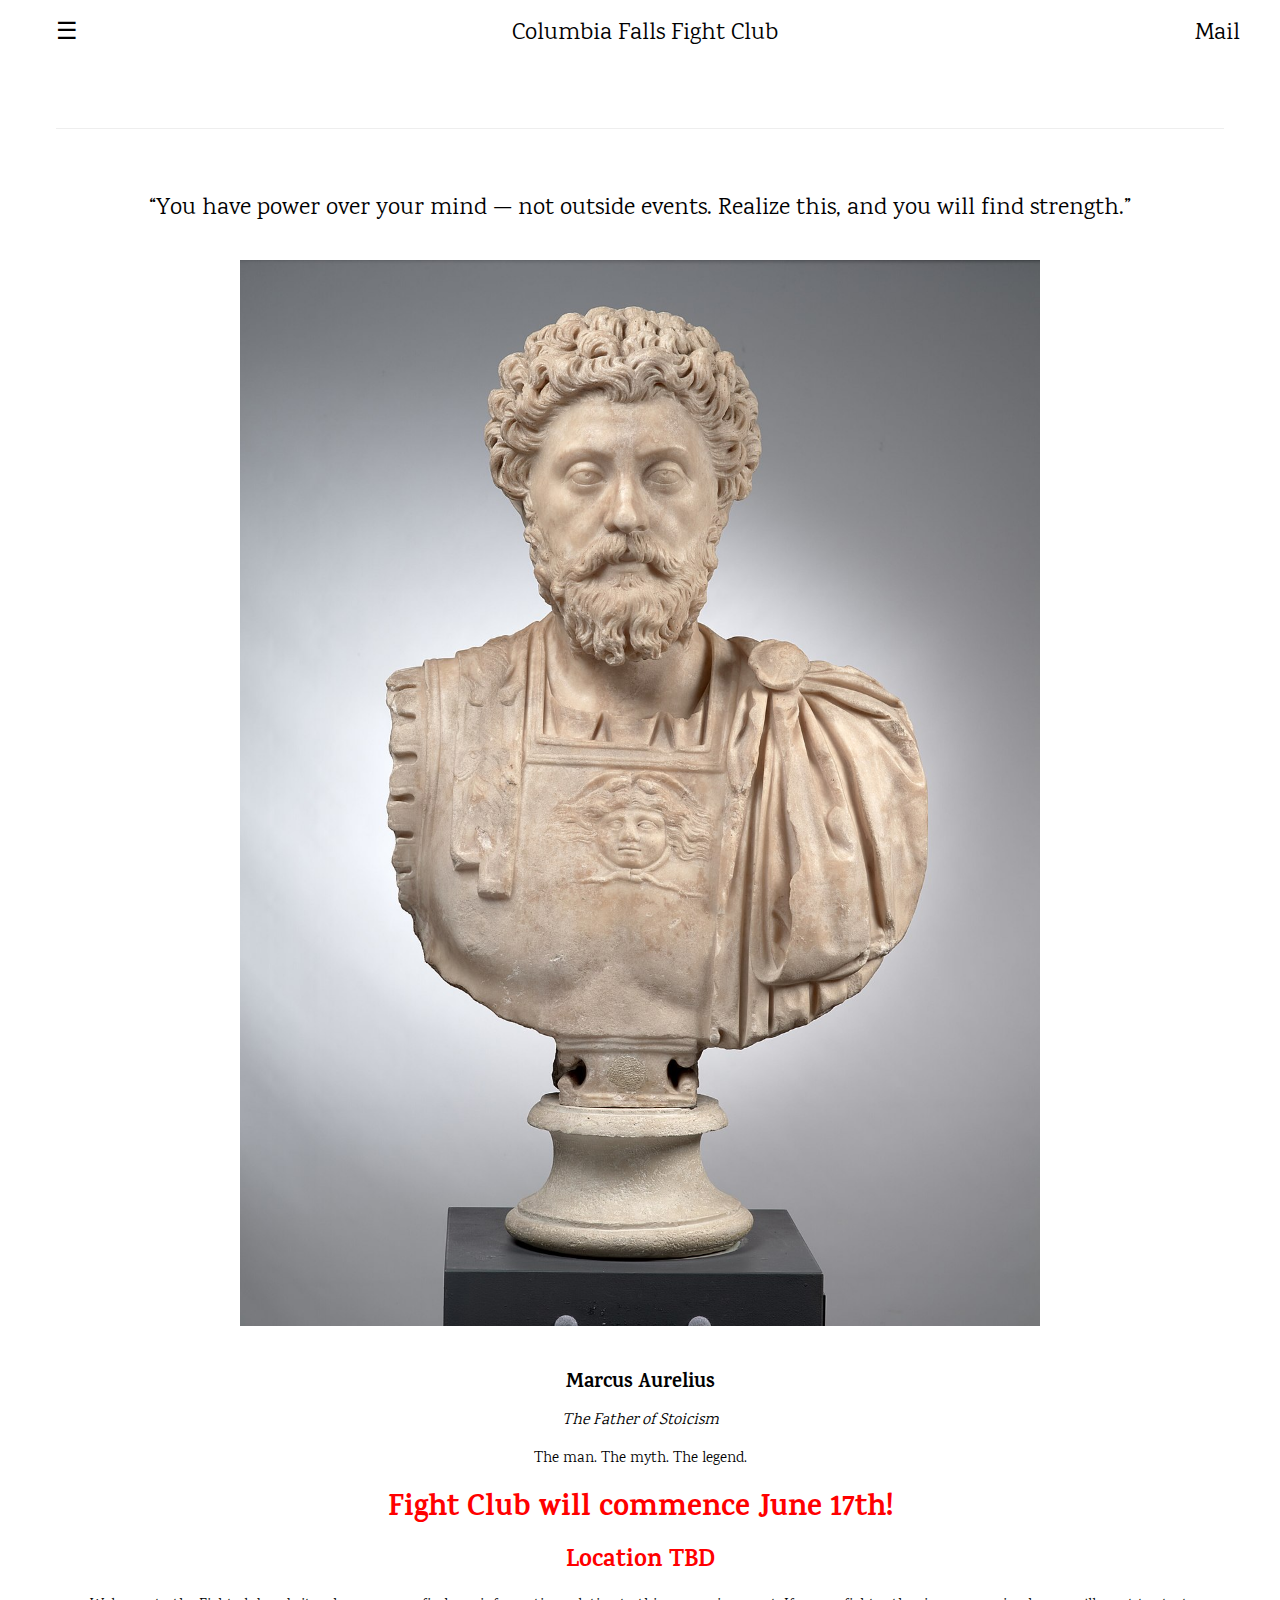
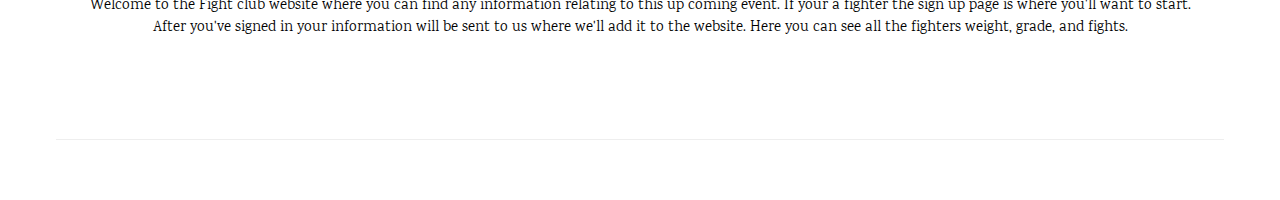
<file: index.html>
<!DOCTYPE html>
<html>

<head>
  <title>Fight Club</title>
  <meta charset="UTF-8">
  <meta name="viewport" content="width=device-width, initial-scale=1">
  <link rel="stylesheet" href="https://www.w3schools.com/w3css/4/w3.css">
  <link rel="stylesheet" href="https://fonts.googleapis.com/css?family=Karma">
  <link rel="stylesheet" href="CSS/footer.css">
  <link rel="stylesheet" type="text/css" href="https://cdnjs.cloudflare.com/ajax/libs/font-awesome/5.15.1/css/all.min.css">
  <style>
    body,
    h1,
    h2,
    h3,
    h4,
    h5,
    h6 {
      font-family: "Karma", sans-serif
    }

    .w3-bar-block .w3-bar-item {
      padding: 20px
    }
  </style>
</head>

<body>

  <!-- Sidebar (hidden by default) -->
  <nav class="w3-sidebar w3-bar-block w3-card w3-top w3-xlarge w3-animate-left"
    style="display:none;z-index:2;width:40%;min-width:300px" id="mySidebar">
    <a href="javascript:void(0)" onclick="w3_close()" class="w3-bar-item w3-button">Close Menu</a>
    <a href="fighters.html" onclick="w3_close()" class="w3-bar-item w3-button">Fighters</a>
    <a href="signup.html" onclick="w3_close()" class="w3-bar-item w3-button">Sign Up</a>
    <a href="fights.html" onclick="w3_close()" class="w3-bar-item w3-button">Upcoming Fights</a>
  </nav>

  <!-- Top menu -->
  <div class="w3-top">
    <div class="w3-white w3-xlarge" style="max-width:1200px;margin:auto">
      <div class="w3-button w3-padding-16 w3-left" onclick="w3_open()">☰</div>
      <div class="w3-right w3-padding-16">Mail</div>
      <div class="w3-center w3-padding-16">Columbia Falls Fight Club</div>
    </div>
  </div>

  <!-- !PAGE CONTENT! -->
  <div class="w3-main w3-content w3-padding" style="max-width:1200px;margin-top:100px">

    <hr id="about">

    <!-- About Section -->
    <div class="w3-container w3-padding-32 w3-center">
      <h3>“You have power over your mind — not outside events. Realize this, and you will find strength.”</h3><br>
      <img src="images/Aurelius.jpg" alt="Aurelius" class="w3-image" style="display:block;margin:auto" width="800"
        height="300">
      <div class="w3-padding-32">
        <h4><b>Marcus Aurelius</b></h4>
        <h6><i>The Father of Stoicism</i></h6>
        <p>The man. The myth. The legend.</p>
        <h2><b style="color:red">Fight Club will commence June 17th! </b></h2>
        <h3><b style="color:red">Location TBD</b></h3>
        <P>Welcome to the Fight club website where you can find any information relating to this up coming event. If
          your a fighter the sign up page is where you'll want to start.
          After you've signed in your information will be sent to us where we'll add it to the website. Here you can see
          all the fighters weight, grade, and fights.
        </P>
      </div>
    </div>
    <hr>
    <div class="w3-row-padding w3-padding-16 w3-center">
      <!-- Footer -->
      <!-- <footer class="footer">
        <div class="container">
         <div class="row">
           <div class="footer-col">
             <h4>company</h4>
             <ul>
               <li><a href="#">about us</a></li>
               <li><a href="#">our services</a></li>
               <li><a href="#">privacy policy</a></li>
               <li><a href="#">affiliate program</a></li>
             </ul>
           </div>
           <div class="footer-col">
             <h4>get help</h4>
             <ul>
               <li><a href="#">FAQ</a></li>
               <li><a href="#">shipping</a></li>
               <li><a href="#">returns</a></li>
               <li><a href="#">order status</a></li>
               <li><a href="#">payment options</a></li>
             </ul>
           </div>
           <div class="footer-col">
             <h4>online shop</h4>
             <ul>
               <li><a href="#">watch</a></li>
               <li><a href="#">bag</a></li>
               <li><a href="#">shoes</a></li>
               <li><a href="#">dress</a></li>
             </ul>
           </div>
           <div class="footer-col">
             <h4>follow us</h4>
             <div class="social-links">
               <a href="#"><i class="fab fa-facebook-f"></i></a>
               <a href="#"><i class="fab fa-twitter"></i></a>
               <a href="#"><i class="fab fa-instagram"></i></a>
               <a href="#"><i class="fab fa-linkedin-in"></i></a>
             </div>
           </div>
         </div>
        </div>

        <div class="w3-third">
          <h3>BLOG POSTS</h3>
          <ul class="w3-ul w3-hoverable">
            <li class="w3-padding-16">
              <img src="/w3images/workshop.jpg" class="w3-left w3-margin-right" style="width:50px">
              <span class="w3-large">Lorem</span><br>
              <span>Sed mattis nunc</span>
            </li>
            <li class="w3-padding-16">
              <img src="/w3images/gondol.jpg" class="w3-left w3-margin-right" style="width:50px">
              <span class="w3-large">Ipsum</span><br>
              <span>Praes tinci sed</span>
            </li>
          </ul>
        </div>

        <div class="w3-third w3-serif">
          <h3>POPULAR TAGS</h3>
          <p>
            <span class="w3-tag w3-black w3-margin-bottom">Travel</span> <span
              class="w3-tag w3-dark-grey w3-small w3-margin-bottom">New York</span> 
          </p>
        </div>
      </footer>

      <!-- End page content -->
    </div>

    <script>
      // Script to open and close sidebar
      function w3_open() {
        document.getElementById("mySidebar").style.display = "block";
      }

      function w3_close() {
        document.getElementById("mySidebar").style.display = "none";
      }
    </script>

</body>

</html>
</file>
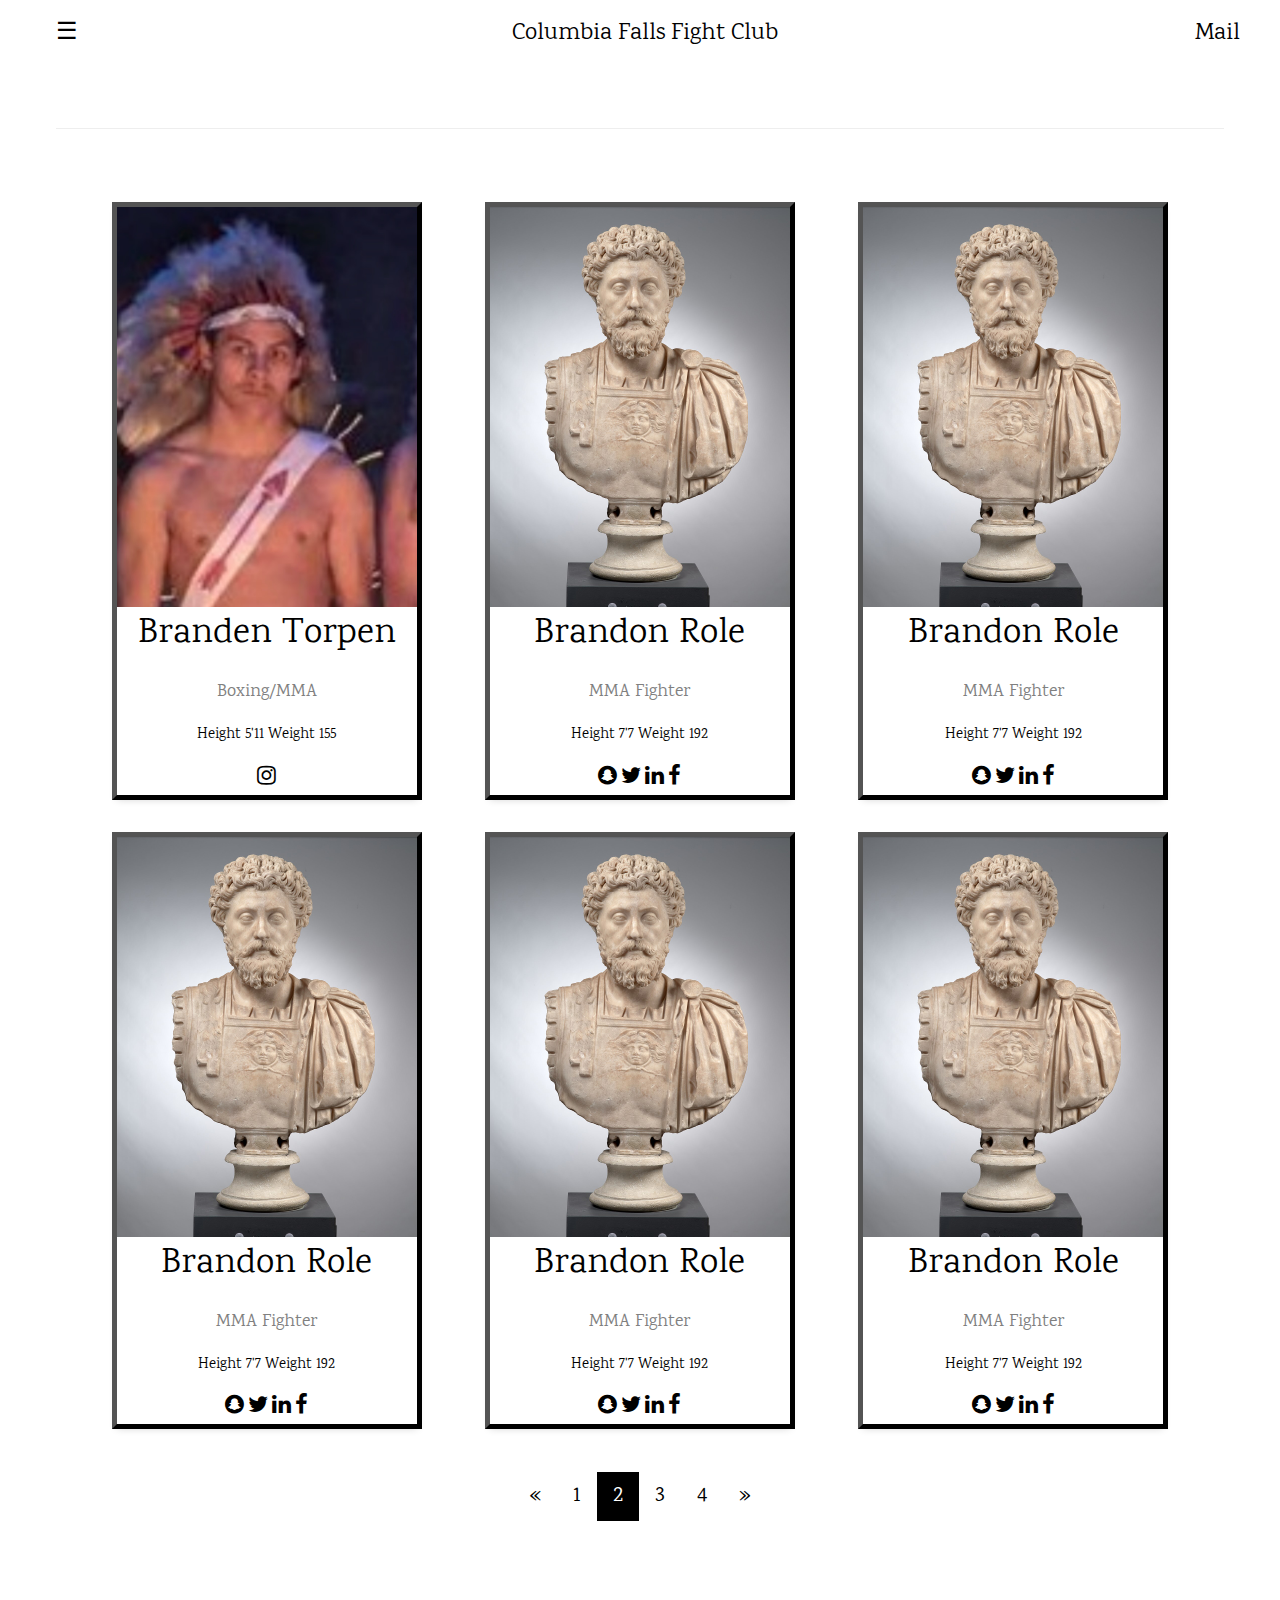
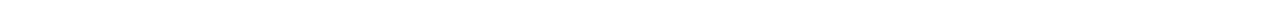
<file: fighters2.html>
<!DOCTYPE html>
<html>

<head>
  <title>Fight Club</title>
  <meta charset="UTF-8">
  <meta name="viewport" content="width=device-width, initial-scale=1">
  <link rel="stylesheet" href="https://www.w3schools.com/w3css/4/w3.css">
  <link rel="stylesheet" href="https://fonts.googleapis.com/css?family=Karma">
  <link rel="stylesheet" type="text/css" href="https://cdnjs.cloudflare.com/ajax/libs/font-awesome/5.15.1/css/all.min.css">
  <link rel="stylesheet" href="CSS/FighterCard.css">
  <link rel="stylesheet" href="https://cdnjs.cloudflare.com/ajax/libs/font-awesome/4.7.0/css/font-awesome.min.css">
  <link rel="stylesheet" href="CSS/footer.css">
  <style>
    body,
    h1,
    h2,
    h3,
    h4,
    h5,
    h6 {
      font-family: "Karma", sans-serif
    }

    .w3-bar-block .w3-bar-item {
      padding: 20px
    }
  </style>
</head>

<body>

  <!-- Sidebar (hidden by default) -->
  <nav class="w3-sidebar w3-bar-block w3-card w3-top w3-xlarge w3-animate-left"
    style="display:none;z-index:2;width:40%;min-width:300px" id="mySidebar">
    <a href="javascript:void(0)" onclick="w3_close()" class="w3-bar-item w3-button">Close Menu</a>
    <a href="index.html" onclick="w3_close()" class="w3-bar-item w3-button">Home</a>
    <a href="signup.html" onclick="w3_close()" class="w3-bar-item w3-button">Sign Up</a>
    <!-- <a href="fights.html" onclick="w3_close()" class="w3-bar-item w3-button">Upcoming Fights</a> -->
  </nav>

  <!-- Top menu -->
  <div class="w3-top">
    <div class="w3-white w3-xlarge" style="max-width:1200px;margin:auto">
      <div class="w3-button w3-padding-16 w3-left" onclick="w3_open()">☰</div>
      <div class="w3-right w3-padding-16">Mail</div>
      <div class="w3-center w3-padding-16">Columbia Falls Fight Club</div>
    </div>
  </div>

  <!-- !PAGE CONTENT! -->
  <div class="w3-main w3-content w3-padding" style="max-width:1200px;margin-top:100px">

    <hr id="about">

  <!-- About Section -->
  <div class="w3-container w3-padding-32 ">  
  <!-- First Photo Grid-->
  <div class="w3-row-padding w3-padding-16  " id="food">
    <div class="w3-third w3-left">
        <div class="card">
            <img src="images/BTorpen.jpg" alt="John">
            <h1>Branden Torpen</h1>
            <p class="title">Boxing/MMA</p>
            <p>Height 5'11 Weight 155</p>
            <a href="https://www.instagram.com/branden_torpen_24/"><i class="fa fa-instagram"></i></a>
            <!-- <a href="#"><i class="fa fa-twitter"></i></a>
            <a href="#"><i class="fa fa-linkedin"></i></a>
            <a href="#"><i class="fa fa-facebook"></i></a> -->
            <!-- <p><button>Contact</button></p> -->
          </div>
      </div>
      <div class="w3-third w3-center">
        <div class="card">
            <img src="images/Aurelius.jpg" alt="John">
            <h1>Brandon Role</h1>
            <p class="title">MMA Fighter</p>
            <p>Height 7'7 Weight 192</p>
            <a href="#"><i class="fa fa-snapchat"></i></a>
            <a href="#"><i class="fa fa-twitter"></i></a>
            <a href="#"><i class="fa fa-linkedin"></i></a>
            <a href="#"><i class="fa fa-facebook"></i></a>
            <!-- <p><button>Contact</button></p> -->
          </div>
      </div>
      
      <div class="w3-third w3-right">
        <div class="card">
            <img src="images/Aurelius.jpg" alt="John">
            <h1>Brandon Role</h1>
            <p class="title">MMA Fighter</p>
            <p>Height 7'7 Weight 192</p>
            <a href="#"><i class="fa fa-snapchat"></i></a>
            <a href="#"><i class="fa fa-twitter"></i></a>
            <a href="#"><i class="fa fa-linkedin"></i></a>
            <a href="#"><i class="fa fa-facebook"></i></a>
            <!-- <p><button>Contact</button></p> -->
          </div>
      </div>

  </div>
  
  <!-- Second Photo Grid-->
  <div class="w3-row-padding w3-padding-16  " id="food">
    <div class="w3-third w3-left">
        <div class="card">
            <img src="images/Aurelius.jpg" alt="John">
            <h1>Brandon Role</h1>
            <p class="title">MMA Fighter</p>
            <p>Height 7'7 Weight 192</p>
            <a href="#"><i class="fa fa-snapchat"></i></a>
            <a href="#"><i class="fa fa-twitter"></i></a>
            <a href="#"><i class="fa fa-linkedin"></i></a>
            <a href="#"><i class="fa fa-facebook"></i></a>
            <!-- <p><button>Contact</button></p> -->
          </div>
      </div>
      <div class="w3-third w3-center">
        <div class="card">
            <img src="images/Aurelius.jpg" alt="John">
            <h1>Brandon Role</h1>
            <p class="title">MMA Fighter</p>
            <p>Height 7'7 Weight 192</p>
            <a href="#"><i class="fa fa-snapchat"></i></a>
            <a href="#"><i class="fa fa-twitter"></i></a>
            <a href="#"><i class="fa fa-linkedin"></i></a>
            <a href="#"><i class="fa fa-facebook"></i></a>
            <!-- <p><button>Contact</button></p> -->
          </div>
      </div>
      
      <div class="w3-third w3-right">
      <div class="card">
        <img src="images/Aurelius.jpg" alt="John">
        <h1>Brandon Role</h1>
        <p class="title">MMA Fighter</p>
        <p>Height 7'7 Weight 192</p>
        <a href="#"><i class="fa fa-snapchat"></i></a>
        <a href="#"><i class="fa fa-twitter"></i></a>
        <a href="#"><i class="fa fa-linkedin"></i></a>
        <a href="#"><i class="fa fa-facebook"></i></a>
        <!-- <p><button>Contact</button></p> -->
      </div>
      </div>

  </div>

    <!-- Pagination -->
    <div class="w3-center w3-padding-32">
      <div class="w3-bar">
        <a href="fighters.html" class="w3-bar-item w3-button w3-hover-black">«</a>
        <a href="fighters.html" class="w3-bar-item w3-button w3-hover-black">1</a>
        <a href="#" class="w3-bar-item w3-black w3-button">2</a>
        <a href="#" class="w3-bar-item w3-button w3-hover-black">3</a>
        <a href="#" class="w3-bar-item w3-button w3-hover-black">4</a>
        <a href="#" class="w3-bar-item w3-button w3-hover-black">»</a>
      </div>
    </div>

    <!-- End page content -->
  </div>

  <script>
    // Script to open and close sidebar
    function w3_open() {
      document.getElementById("mySidebar").style.display = "block";
    }

    function w3_close() {
      document.getElementById("mySidebar").style.display = "none";
    }
  </script>

</body>

</html>
</file>
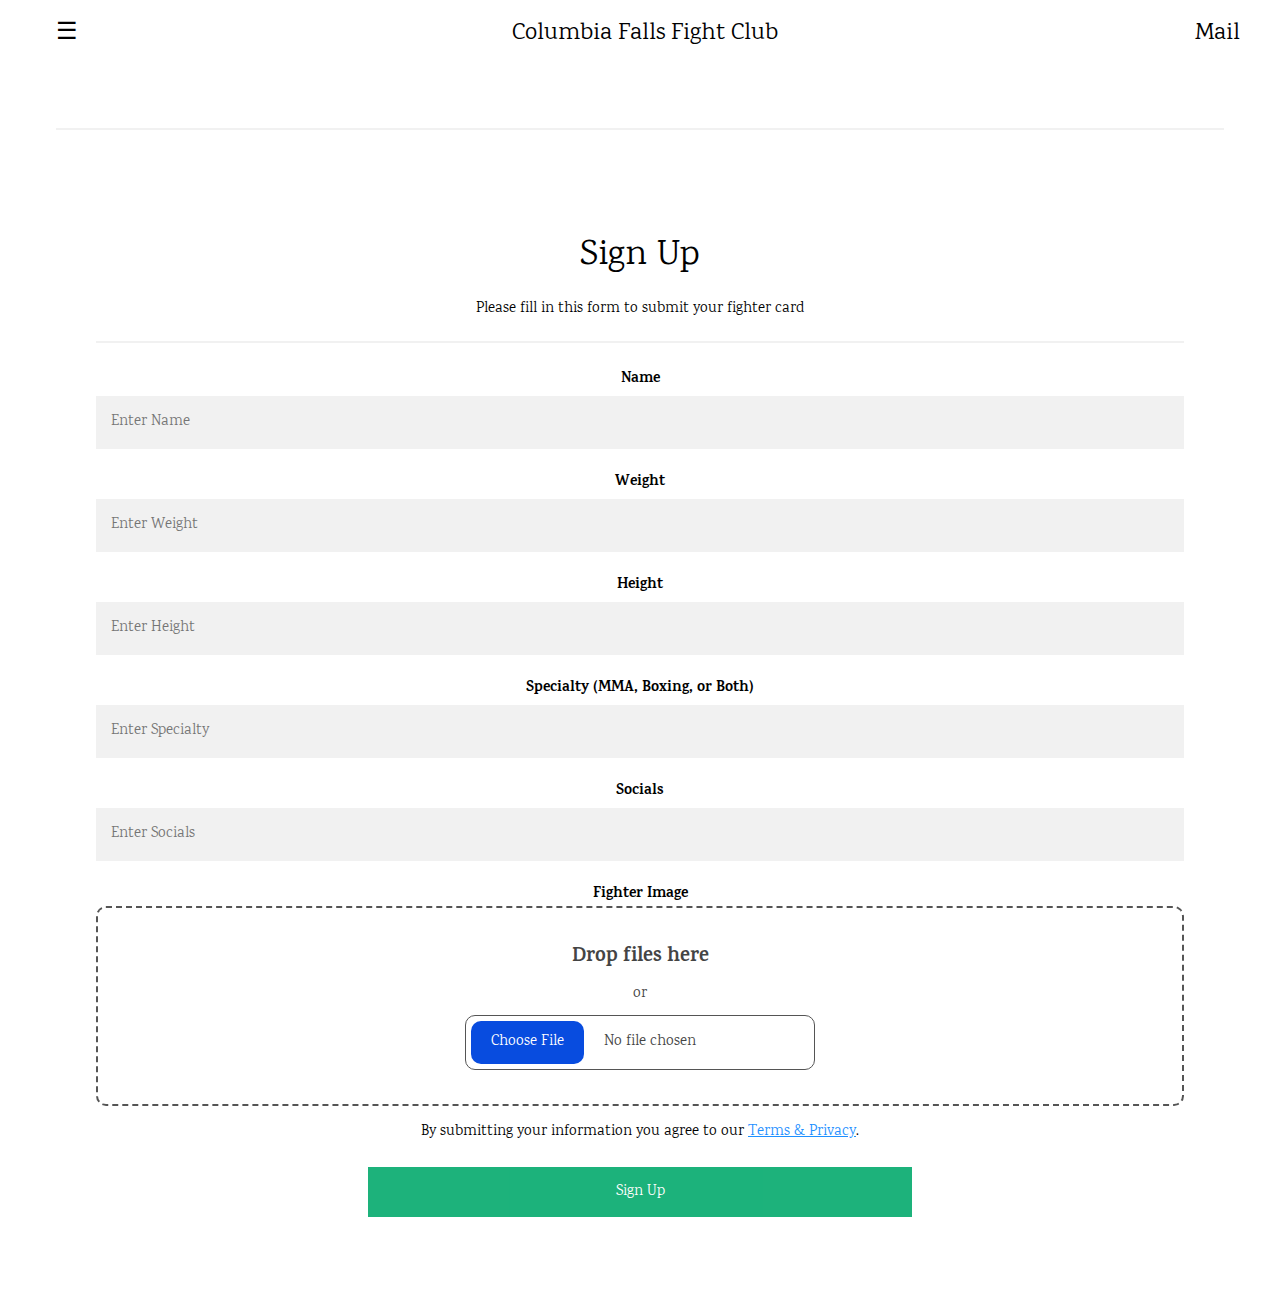
<file: signup.html>
<!DOCTYPE html>
<html>

<head>
  <title>Fight Club</title>
  <meta charset="UTF-8">
  <meta name="viewport" content="width=device-width, initial-scale=1">
  <link rel="stylesheet" href="https://www.w3schools.com/w3css/4/w3.css">
  <link rel="stylesheet" href="https://fonts.googleapis.com/css?family=Karma">
  <link rel="stylesheet" href="https://cdnjs.cloudflare.com/ajax/libs/font-awesome/4.7.0/css/font-awesome.min.css">
  <link rel="stylesheet" href="CSS/Signup.css">
  <link rel="stylesheet" href="CSS/footer.css">
  <link rel="stylesheet" type="text/css" href="https://cdnjs.cloudflare.com/ajax/libs/font-awesome/5.15.1/css/all.min.css">
  <style>
    body,
    h1,
    h2,
    h3,
    h4,
    h5,
    h6 {
      font-family: "Karma", sans-serif
    }

    .w3-bar-block .w3-bar-item {
      padding: 20px
    }
  </style>
</head>

<body>

  <!-- Sidebar (hidden by default) -->
  <nav class="w3-sidebar w3-bar-block w3-card w3-top w3-xlarge w3-animate-left"
    style="display:none;z-index:2;width:40%;min-width:300px" id="mySidebar">
    <a href="javascript:void(0)" onclick="w3_close()" class="w3-bar-item w3-button">Close Menu</a>
    <a href="fighters.html" onclick="w3_close()" class="w3-bar-item w3-button">Fighters</a>
    <a href="index.html" onclick="w3_close()" class="w3-bar-item w3-button">Home</a>
    <a href="fights.html" onclick="w3_close()" class="w3-bar-item w3-button">Upcoming Fights</a>
  </nav>

  <!-- Top menu -->
  <div class="w3-top">
    <div class="w3-white w3-xlarge" style="max-width:1200px;margin:auto">
      <div class="w3-button w3-padding-16 w3-left" onclick="w3_open()">☰</div>
      <div class="w3-right w3-padding-16">Mail</div>
      <div class="w3-center w3-padding-16">Columbia Falls Fight Club</div>
    </div>
  </div>

  <!-- !PAGE CONTENT! -->
  <div class="w3-main w3-content w3-padding" style="max-width:1200px;margin-top:100px">

    <hr id="about">

    <!-- About Section -->
    <div class="w3-container w3-padding-32 w3-center">

      <!-- Sign Up Grid-->
      <div class="w3-row-padding w3-padding-16 w3-center" id="signup">
        <!-- <iframe src="https://docs.google.com/forms/d/e/1FAIpQLSf_6ISzk9px4UoOWEPqngfOhcVwrHp3eOIIX22H4-B6xuRX_Q/viewform?embedded=true" width="640" height="1126" frameborder="0" marginheight="0" marginwidth="0">Loading…</iframe> -->
        <form id="myform" onsubmit="return SendMessage()">
          <div class="container">
            <h1>Sign Up</h1>
            <p>Please fill in this form to submit your fighter card</p>
            <hr>
  
            <label for="name"><b>Name</b></label>
            <input type="text" placeholder="Enter Name" name="name" id="name" required>
  
            <label for="weight"><b>Weight</b></label>
            <input type="text" placeholder="Enter Weight" name="weight" id="weight" required>
  
            <label for="grade"><b>Height</b></label>
            <input type="text" placeholder="Enter Height" name="height" id="height" required>
  
            <label for="specialty"><b>Specialty (MMA, Boxing, or Both)</b></label>
            <input type="text" placeholder="Enter Specialty" name="specialty" id="specialty" required>
  
            <label for="socials"><b>Socials</b></label>
            <input type="text" placeholder="Enter Socials" name="socials" id="socials">
  
            <label for="socials"><b>Fighter Image</b></label>
            <label for="images" class="drop-container">
              <span class="drop-title">Drop files here</span>
              or
              <input type="file" id="image_input" accept="image/*">
            </label>
            <!-- <label for="socials"><b>Socials</b></label>
            <input type="file"  id="image_input" accept="image/png, image/jpg"> -->
  
            <p>By submitting your information you agree to our <a href="fuckyou.html" style="color:dodgerblue">Terms &
                Privacy</a>.</p>
            <div class="clearfix">
              <button id="submit" type="submit" class="signupbtn" onsubmit="SendMessage()">Sign Up</button>
              <script src="Javascript/signup_page.js"></script>
            </div>
          </div>
        </form>
      </div>
      <!-- End page content -->
    </div>

    <script>
      // Script to open and close sidebar
      function w3_open() {
        document.getElementById("mySidebar").style.display = "block";
      }

      function w3_close() {
        document.getElementById("mySidebar").style.display = "none";
      }
    </script>

</body>

</html>
</file>
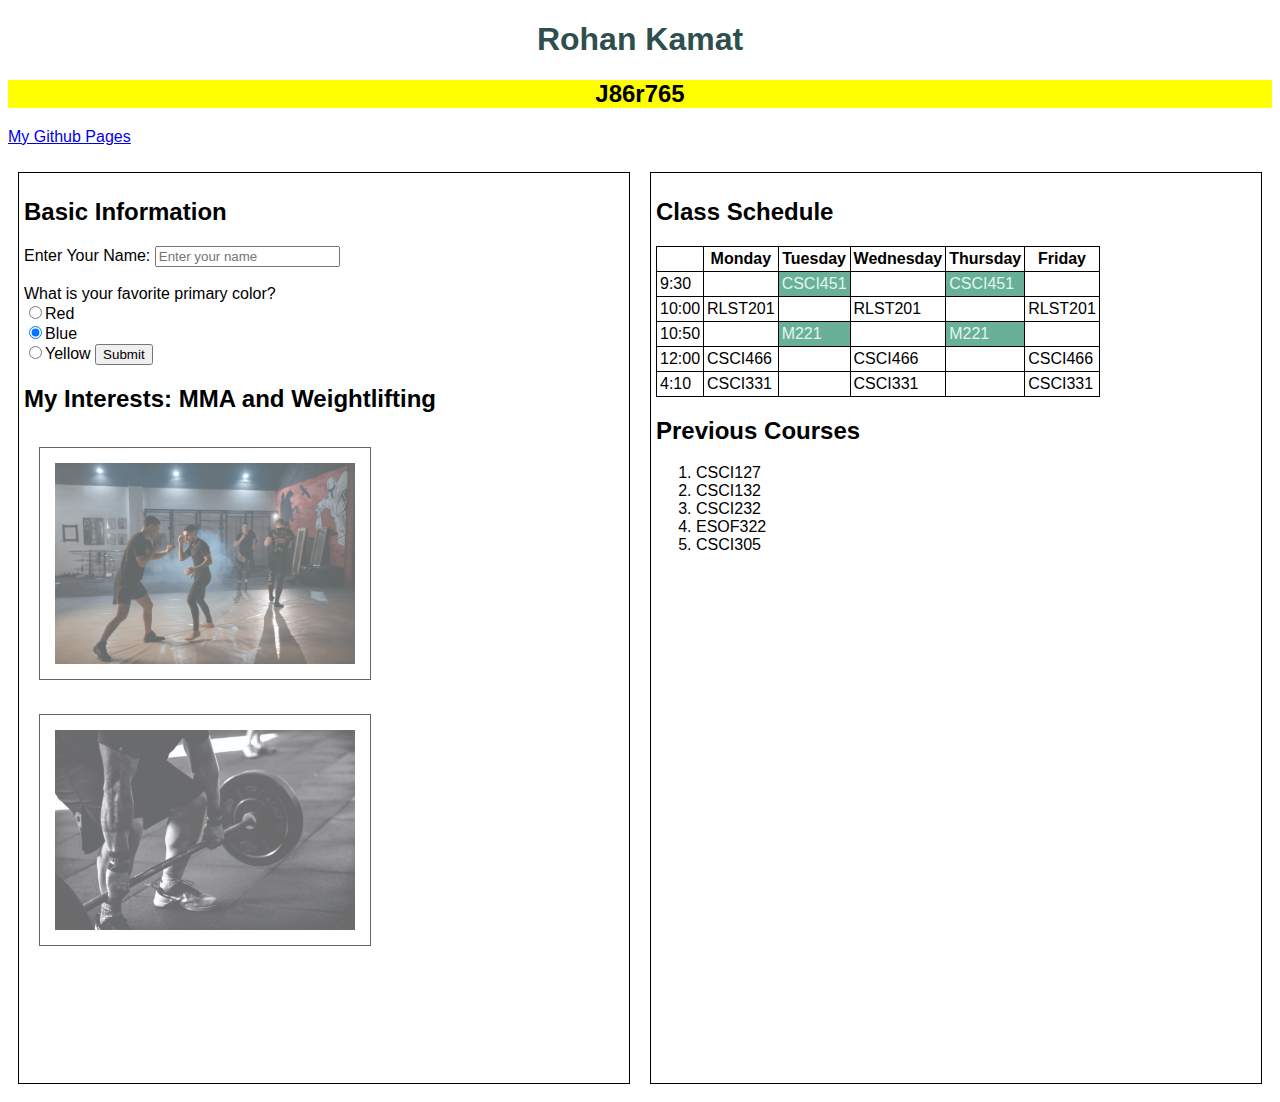
<file: CSCI331/test.html>
<!DOCTYPE html>
<html lang="en">
<head>
    <meta charset="UTF-8">
    <meta name="viewport" content="width=device-width, initial-scale=1.0">
    <title>Test Site</title>
    <link rel="stylesheet" href="styles/main.css">
</head>
<body>
    <h1>Rohan Kamat</h1>
    <h2 class="netid">J86r765</h2>
    <p><a href="https://rohankamat14.github.io/FightClub/CSCI331/test.html">My Github Pages</a></p>
    <div class="Parent">
        
        <div class="left">
            <h2>Basic Information</h2>
            <form action="https://www.cs.montana.edu/users/h48c334/form-viewer.php" method="get">
                <!-- Text Input -->
                <label for="text_input">Enter Your Name:</label>
                <input type="text" id="text_input" name="text_input" placeholder="Enter your name" required>
                <br><br>
        
                <!-- Number Input -->
                What is your favorite primary color?<br>
                <input type="radio" name="fav_color" value="Red">Red<br>
                <input type="radio" name="fav_color" value="Blue" checked>Blue<br>
                <input type="radio" name="fav_color" value="Yellow">Yellow
        
                <!-- Submit Button -->
                <input type="submit" value="Submit">
            </form>
            <h2>My Interests: MMA and Weightlifting</h2>
            <a href="https://en.wikipedia.org/wiki/Mixed_martial_arts"><img src="images/interest1.jpg" ></a>
            <a href="https://en.wikipedia.org/wiki/Weightlifting"><img src="images/interest2.jpg"></a>
        </div>
        <div class="right">
            <h2>Class Schedule</h2>   
        <table>
            <tr>
                <th></th>
                <th>Monday</th>
                <th>Tuesday</th>
                <th>Wednesday</th>
                <th>Thursday</th>
                <th>Friday</th>
            </tr>
            <tr>
                <td>9:30</td>
                <td></td>
                <td class="tuth">CSCI451</td>
                <td></td>
                <td class="tuth">CSCI451</td>
                <td></td>
            </tr>
            <tr>
                <td>10:00</td>
                <td>RLST201</td>
                <td></td>
                <td>RLST201</td>
                <td></td>
                <td>RLST201</td>
            </tr>
            <tr>
                <td>10:50</td>
                <td></td>
                <td class="tuth">M221</td>
                <td></td>
                <td class="tuth">M221</td>
                <td></td>
            </tr>
            <tr>
                <td>12:00</td>
                <td>CSCI466</td>
                <td></td>
                <td>CSCI466</td>
                <td></td>
                <td>CSCI466</td>
            </tr>
            <tr>
                <td>4:10</td>
                <td>CSCI331</td>
                <td></td>
                <td>CSCI331</td>
                <td></td>
                <td>CSCI331</td>
            </tr>
        </table>
    
        <h2>Previous Courses</h2>
        <ol>
            <li>CSCI127</li>
            <li>CSCI132</li>
            <li>CSCI232</li>
            <li>ESOF322</li>
            <li>CSCI305</li>
        </ol>
        </div>
    </div>
</body>
</html>
</file>
<file: CSS/footer.css>
@import url('https://fonts.googleapis.com/css2?family=Poppins:wght@300;400;500;600;700&display=swap');
/* body{
  line-height: 1.5;
  font-family: 'Poppins', sans-serif;
}
*{
  margin:0;
  padding:0;
  box-sizing: border-box;
} */
.container{
  max-width: 1170px;
  margin:auto;
}
.row{
  display: flex;
  flex-wrap: wrap;
}
ul{
  list-style: none;
}
.footer{
  /* background-color: #24262b; */
    padding: 70px 0;
}
.footer-col{
   width: 25%;
   padding: 0 15px;
}
.footer-col h4{
  font-size: 18px;
  color: #24262b;
  text-transform: capitalize;
  margin-bottom: 35px;
  font-weight: 500;
  position: relative;
}
.footer-col h4::before{
  content: '';
  position: absolute;
  left:0;
  bottom: -10px;
  background-color: #e91e63;
  height: 2px;
  box-sizing: border-box;
  width: 50px;
}
.footer-col ul li:not(:last-child){
  margin-bottom: 10px;
}
.footer-col ul li a{
  font-size: 16px;
  text-transform: capitalize;
  color: #24262b;
  text-decoration: none;
  font-weight: 300;
  color: #000000;
  display: block;
  transition: all 0.3s ease;
}
.footer-col ul li a:hover{
  color: #24262b;
  padding-left: 8px;
}
.footer-col .social-links a{
  display: inline-block;
  height: 40px;
  width: 40px;
  background-color: rgba(0, 0, 0, 0);
  margin:0 10px 10px 0;
  text-align: center;
  line-height: 40px;
  border-radius: 50%;
  color: #24262b;
  transition: all 0.5s ease;
}
.footer-col .social-links a:hover{
  color: #ffffff;
  background-color: #24262b;
}

/*responsive*/
@media(max-width: 767px){
  .footer-col{
    width: 50%;
    margin-bottom: 30px;
}
}
@media(max-width: 574px){
  .footer-col{
    width: 100%;
}
}
</file>
<file: CSS/FighterCard.css>
.card {
    outline-style: outset;
    outline-color: black;
    outline-width: thick;
    box-shadow: 0 4px 8px 0 rgba(0, 0, 0, 0.2);
    max-width: 300px;
    margin: auto;
    text-align: center;
    
  }
  
  
  .title {
    color: grey;
    font-size: 18px;
  }
  
  button {
    border: none;
    outline: 0;
    display: inline-block;
    padding: 8px;
    color: white;
    background-color: #000;
    text-align: center;
    cursor: pointer;
    width: 100%;
    font-size: 18px;
  }
  
  a {
    text-decoration: none;
    font-size: 22px;
    color: black;
  }
  
  button:hover, a:hover {
    opacity: 0.7;
  }
  img {
    float: left;
    width:  300px;
    height: 400px;
    object-fit: cover;
}
</file>
<file: CSS/Signup.css>
body {font-family: Arial, Helvetica, sans-serif;}
* {box-sizing: border-box}

/* Full-width input fields */
input[type=text], input[type=password] {
  width: 100%;
  padding: 15px;
  margin: 5px 0 22px 0;
  display: inline-block;
  border: none;
  background: #f1f1f1;
}

input[type=text]:focus, input[type=password]:focus {
  background-color: #ddd;
  outline: none;
}

hr {
  border: 1px solid #f1f1f1;
  margin-bottom: 25px;
}

/* Set a style for all buttons */
button {
  background-color: #04AA6D;
  color: white;
  padding: 14px 20px;
  margin: 8px 0;
  border: none;
  cursor: pointer;
  width: 100%;
  opacity: 0.9;
}

button:hover {
  opacity:1;
}

/* Extra styles for the cancel button */
.cancelbtn {
  padding: 14px 20px;
  background-color: #f44336;
}

/* Float cancel and signup buttons and add an equal width */
.cancelbtn, .signupbtn {
  width: 50%;
}

/* Add padding to container elements */
.container {
  padding: 16px;
}

/* Clear floats */
.clearfix::after {
  content: "";
  clear: both;
  display: table;
}

/* Change styles for cancel button and signup button on extra small screens */
@media screen and (max-width: 300px) {
  .cancelbtn, .signupbtn {
     width: 100%;
  }
}
.drop-container {
  position: relative;
  display: flex;
  gap: 10px;
  flex-direction: column;
  justify-content: center;
  align-items: center;
  height: 200px;
  padding: 20px;
  border-radius: 10px;
  border: 2px dashed #555;
  color: #444;
  cursor: pointer;
  transition: background .2s ease-in-out, border .2s ease-in-out;
}

.drop-container:hover {
  background: #eee;
  border-color: #111;
}

.drop-container:hover .drop-title {
  color: #222;
}

.drop-title {
  color: #444;
  font-size: 20px;
  font-weight: bold;
  text-align: center;
  transition: color .2s ease-in-out;
}

input[type=file] {
  width: 350px;
  max-width: 100%;
  color: #444;
  padding: 5px;
  background: #fff;
  border-radius: 10px;
  border: 1px solid #555;
}

input[type=file]::file-selector-button {
  margin-right: 20px;
  border: none;
  background: #084cdf;
  padding: 10px 20px;
  border-radius: 10px;
  color: #fff;
  cursor: pointer;
  transition: background .2s ease-in-out;
}

input[type=file]::file-selector-button:hover {
  background: #0d45a5;
}
</file>
<file: CSCI331/styles/main.css>
html * {
    font-family: sans-serif;
  }

h1 {
    text-align: center;
    color: darkslategray;
}

.netid {
    text-align: center;
    background-color: yellow;
}

table,
th,
td {
  padding: 3px;
  border: 1px solid black;
  border-collapse: collapse;
}
.body {
    padding: 0;
    margin: 0;
}

.Parent {
    display: flex;
    flex-direction: row;
}

.right {
    width: 50%;
    height: 100vh;
    border: 1px solid black;
    padding: 5px;
    margin: 10px;
}

.left {
    width: 50%;
    height: 100vh;
    border: 1px solid black;
    padding: 5px;
    margin: 10px;
}

img {
    width: 50%;
    padding: 15px;
    margin: 15px;
    border: 1px solid black;
    opacity: 0.6;
}
img:hover {
    opacity: 1;
}

.tuth {
    color: #e0f6ef;
    background-color: #6ab099;
}
</file>
